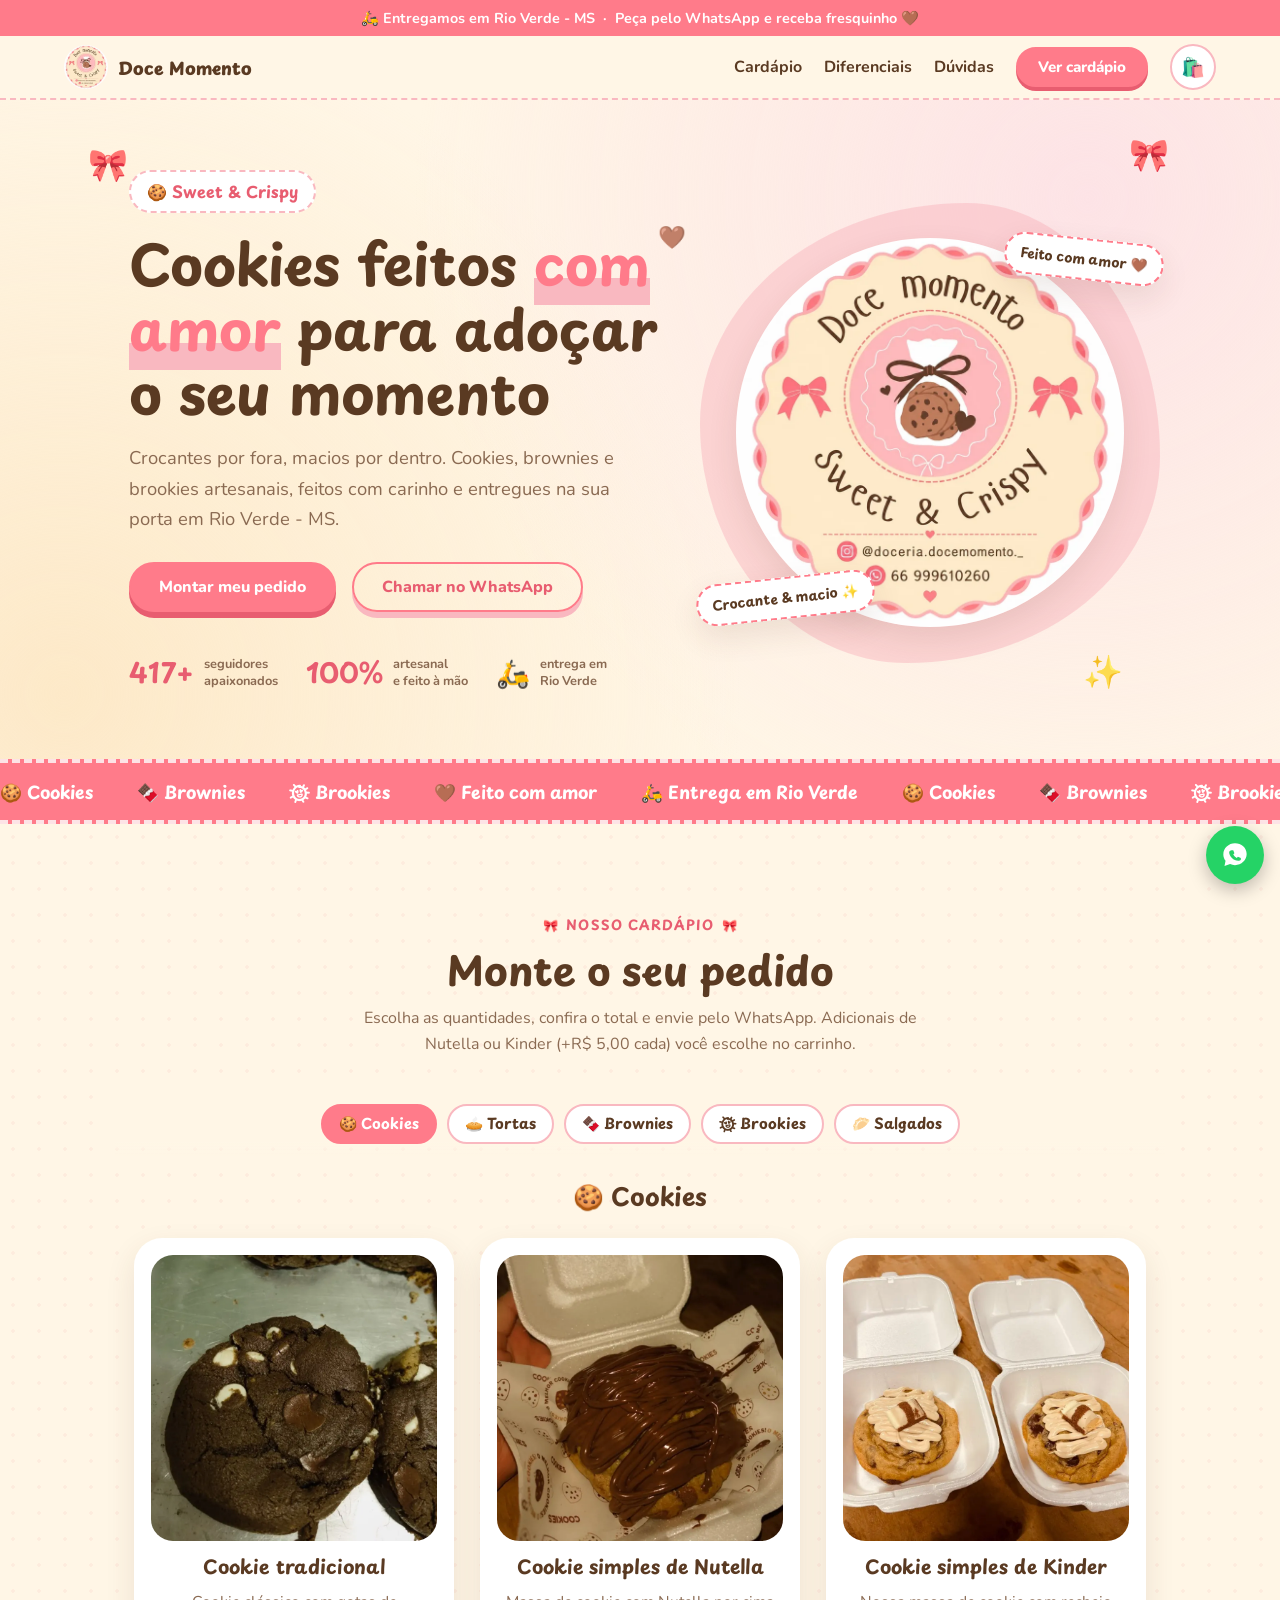
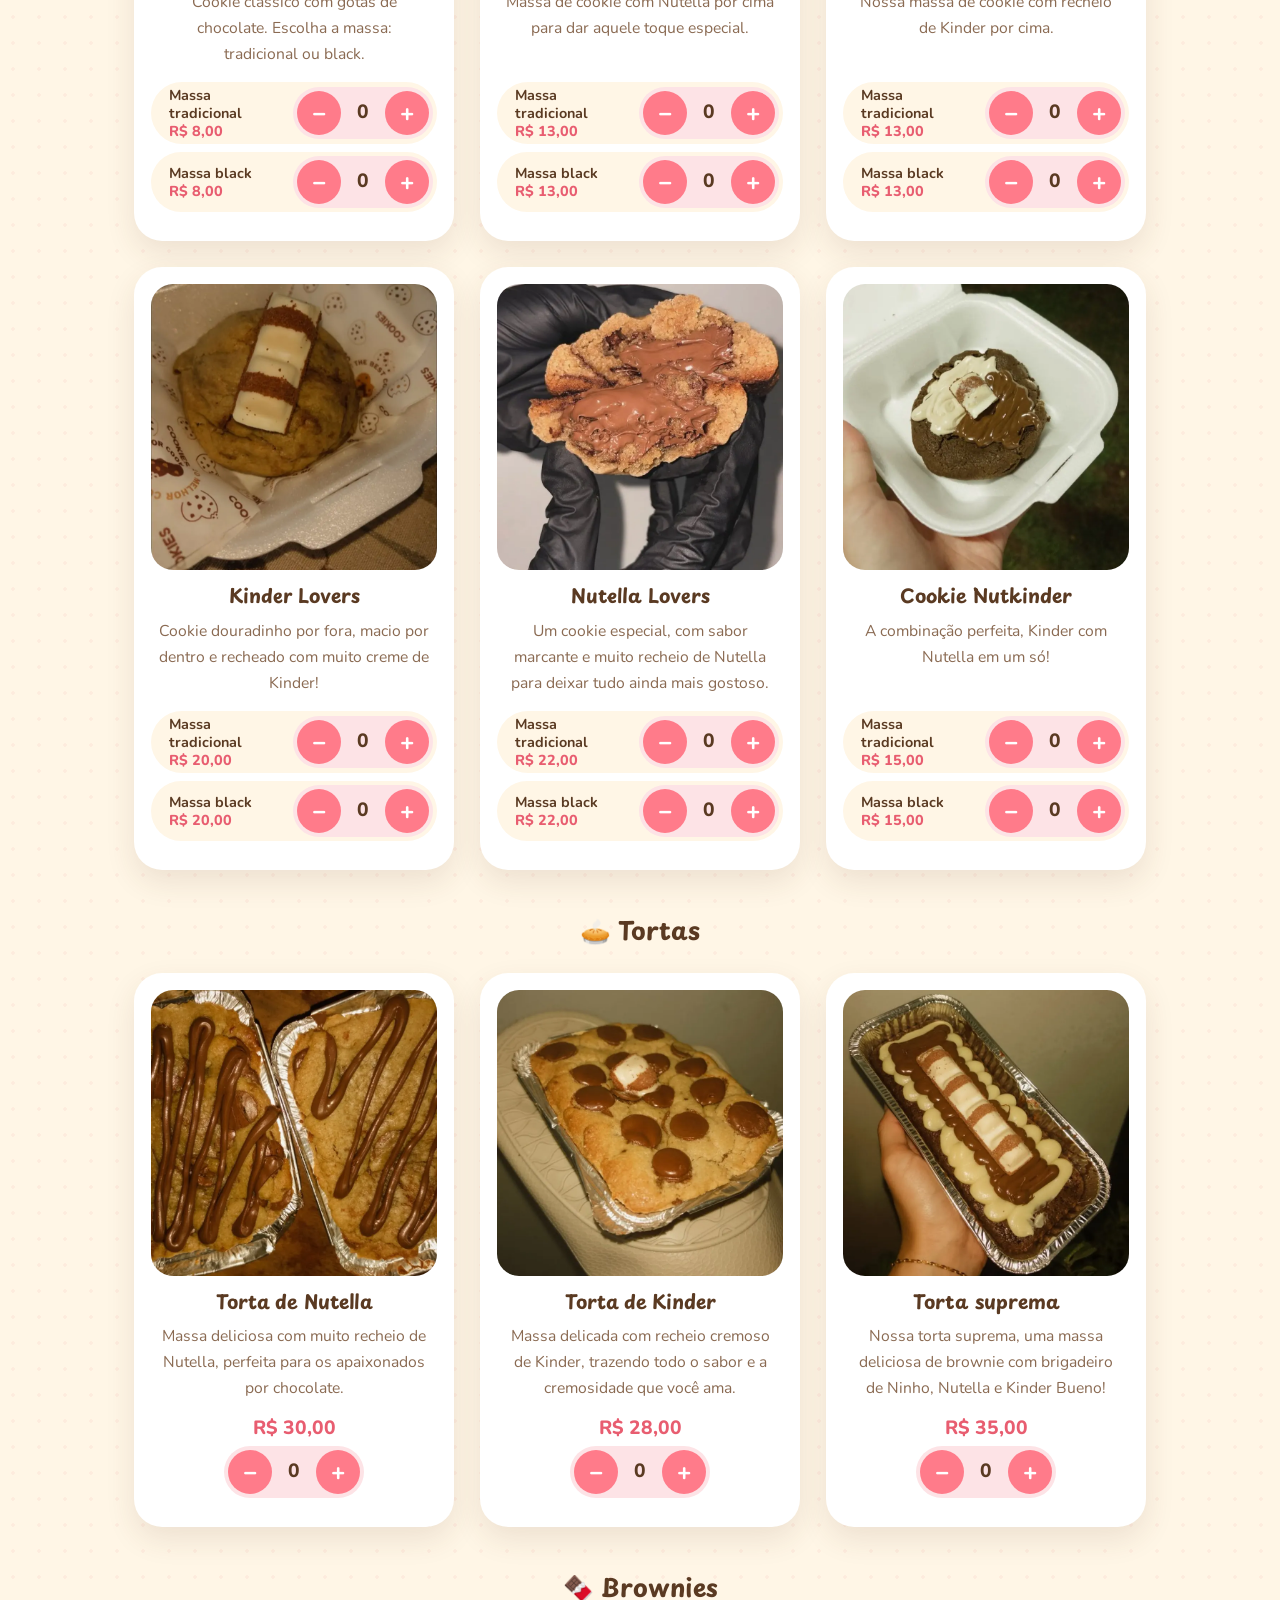
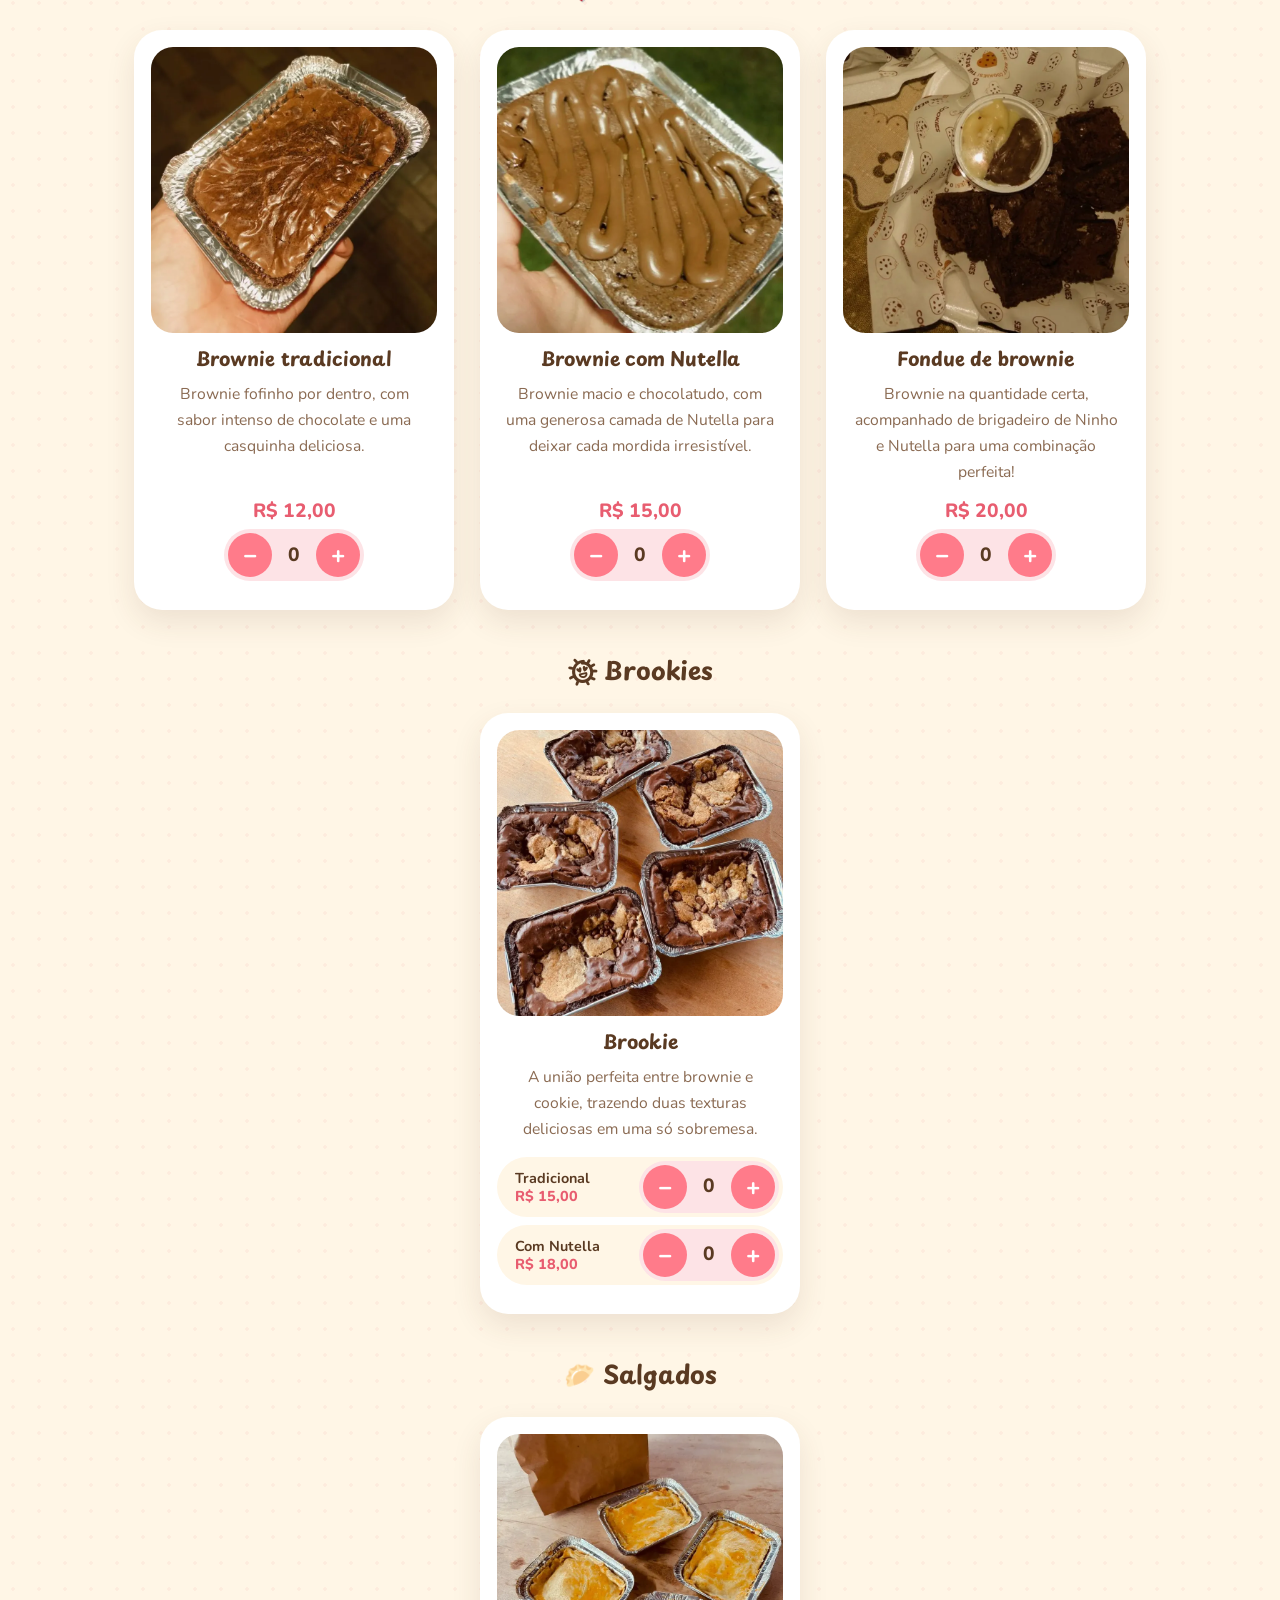
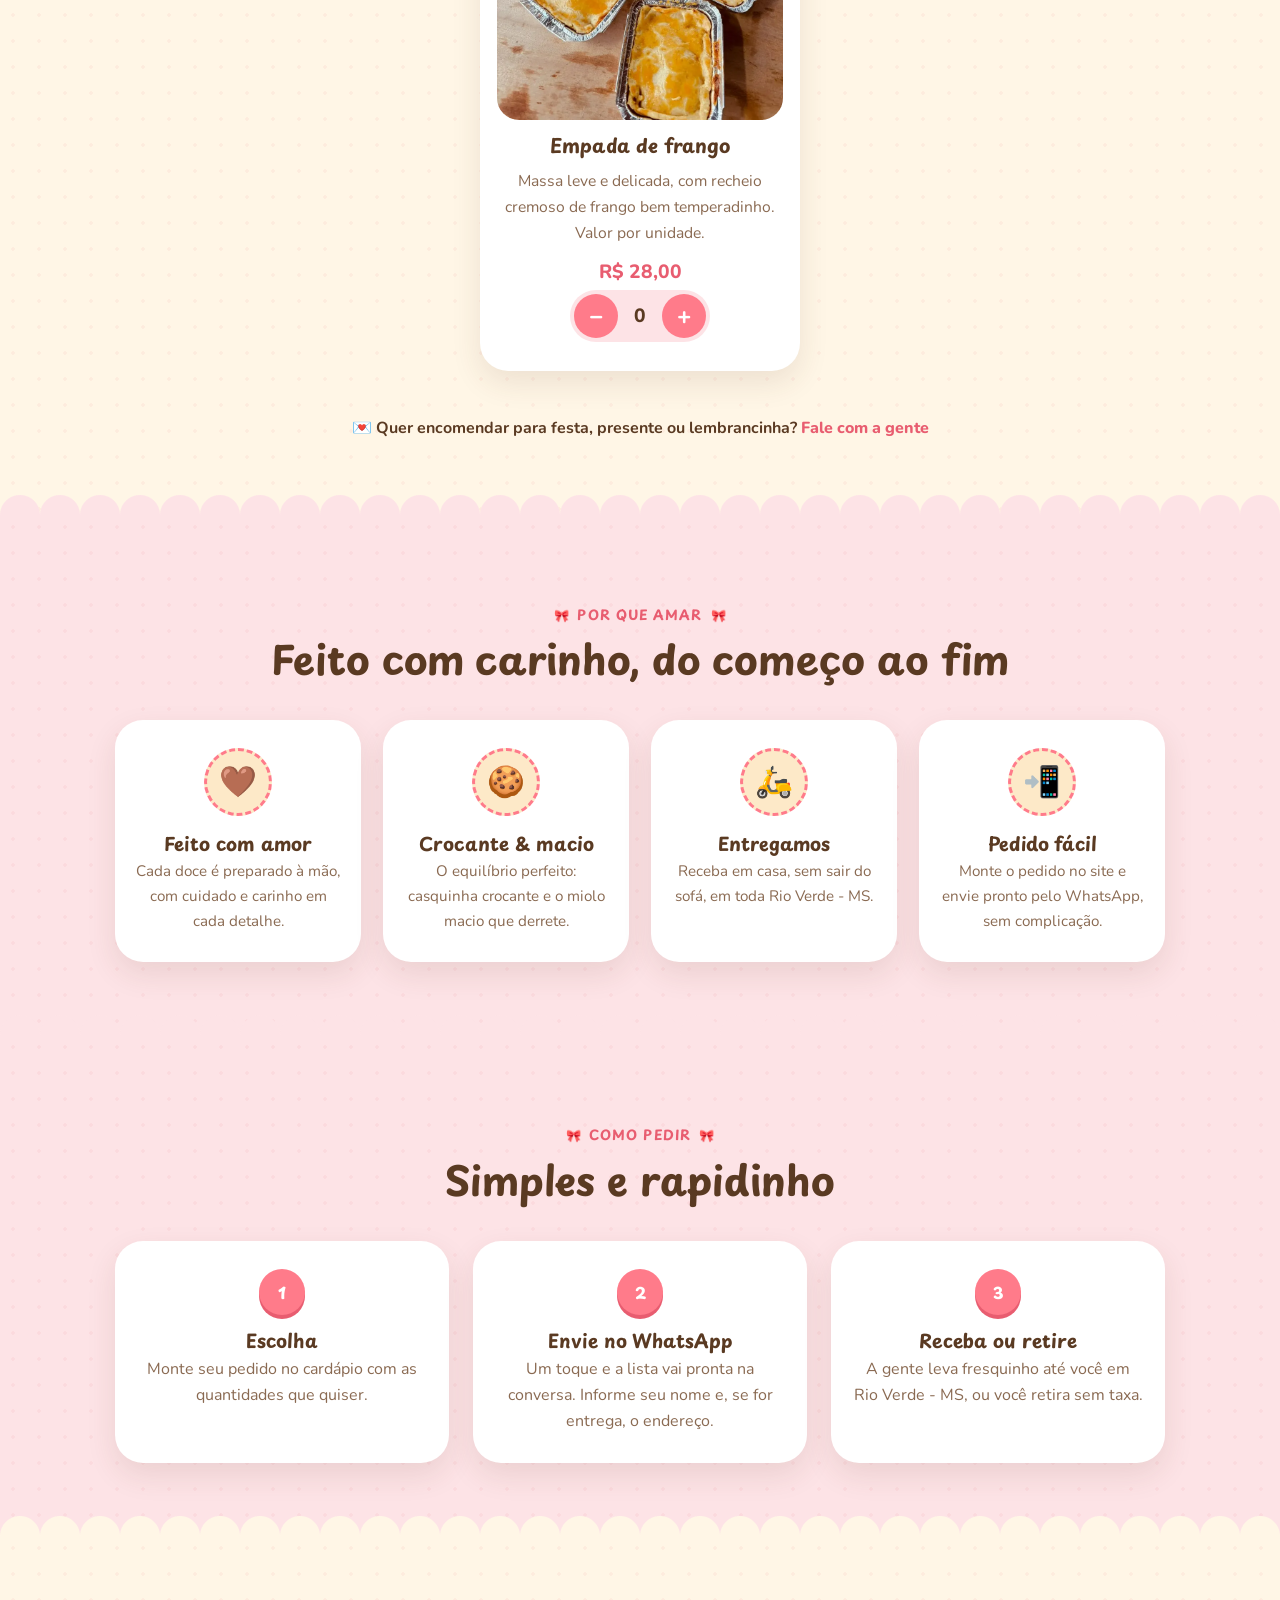
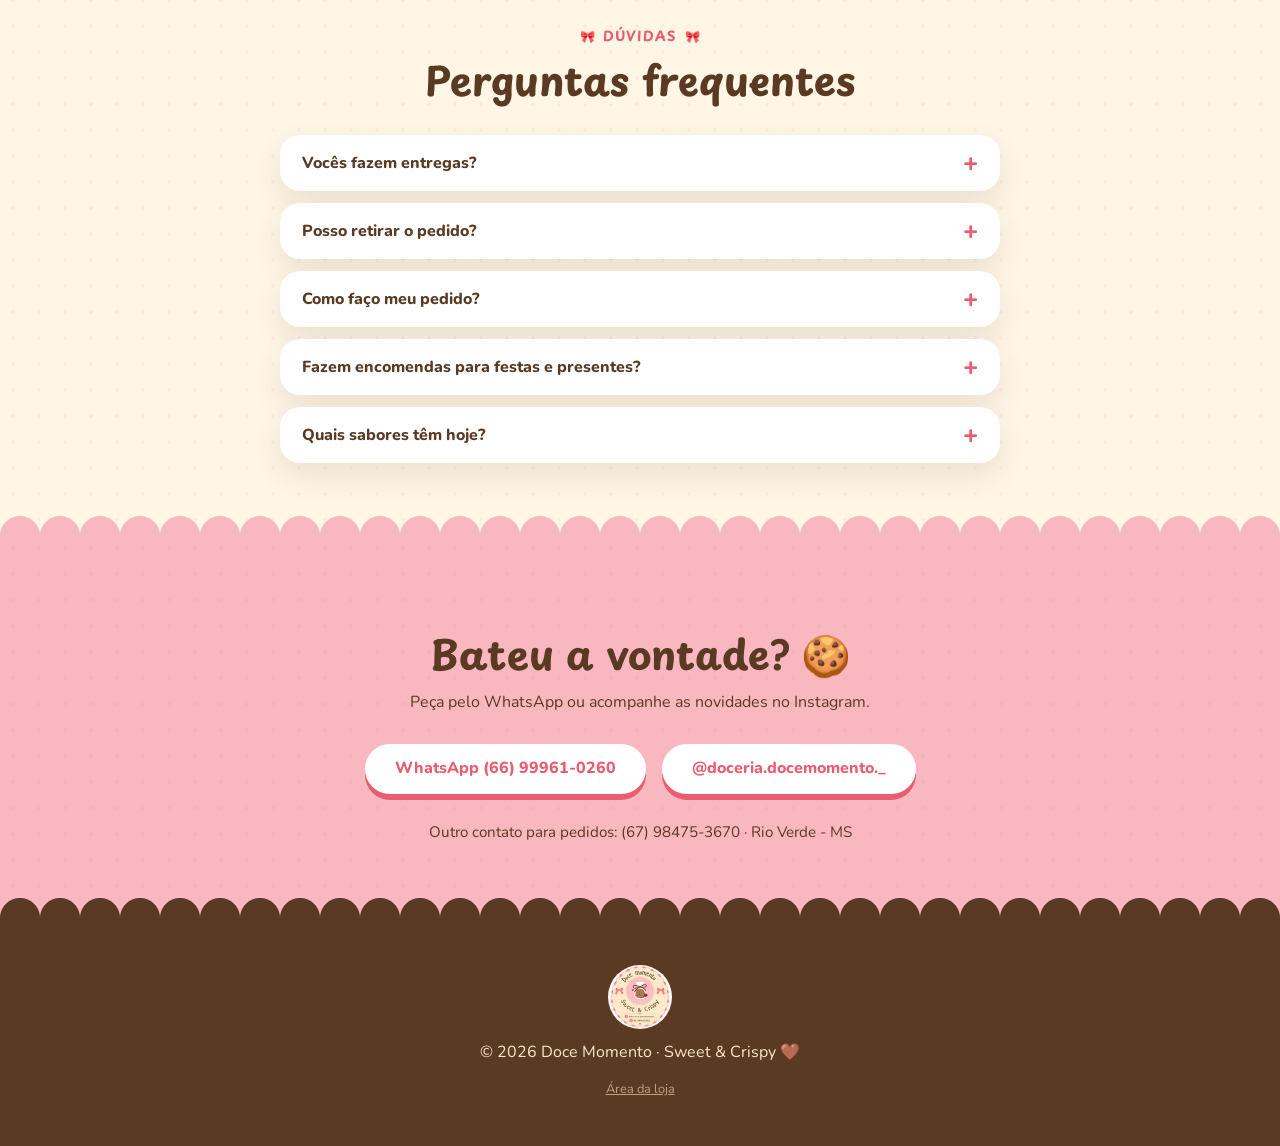
<file: index.html>
<!doctype html>
<html lang="pt-BR">
<head>
<meta charset="utf-8">
<meta name="viewport" content="width=device-width, initial-scale=1, viewport-fit=cover">
<meta name="color-scheme" content="light">
<title>Doce Momento · Cookies, Brownies & Brookies em Rio Verde - MS</title>
<meta name="description" content="Cookies feitos com amor, brownies e brookies com entrega em Rio Verde - MS. Monte seu pedido e envie pelo WhatsApp!">
<meta name="theme-color" content="#fde9c8">
<meta property="og:type" content="website">
<meta property="og:title" content="Doce Momento · Sweet &amp; Crispy">
<meta property="og:description" content="Cookies feitos com amor, brownies &amp; brookies. Entregamos em Rio Verde - MS.">
<meta property="og:url" content="https://leonardogomes0227-star.github.io/docemomento/">
<meta property="og:image" content="https://leonardogomes0227-star.github.io/docemomento/assets/logo.jpg">
<meta property="og:image:width" content="600">
<meta property="og:image:height" content="600">
<meta property="og:locale" content="pt_BR">
<meta name="twitter:card" content="summary">
<link rel="canonical" href="https://leonardogomes0227-star.github.io/docemomento/">
<link rel="icon" type="image/png" href="assets/icon-64.png">
<link rel="apple-touch-icon" href="assets/icon-180.png">
<link rel="manifest" href="manifest.webmanifest">
<link rel="preload" as="image" href="assets/logo-800.webp" type="image/webp">
<script type="application/ld+json">
{"@context":"https://schema.org","@type":"Bakery","name":"Doce Momento","description":"Cookies, brownies e brookies feitos com amor, com entrega em Rio Verde - MS.","telephone":"+55 66 99961-0260","url":"https://leonardogomes0227-star.github.io/docemomento/","image":"https://leonardogomes0227-star.github.io/docemomento/assets/logo.jpg","address":{"@type":"PostalAddress","addressLocality":"Rio Verde","addressRegion":"MS","addressCountry":"BR"},"areaServed":"Rio Verde - MS","sameAs":["https://instagram.com/doceria.docemomento._"]}
</script>
<link rel="preconnect" href="https://rrqyoqkgfgshaofgdvfd.supabase.co" crossorigin>
<link rel="preconnect" href="https://fonts.googleapis.com">
<link rel="preconnect" href="https://fonts.gstatic.com" crossorigin>
<link href="https://fonts.googleapis.com/css2?family=Nunito:wght@400;600;700;800&family=Playpen+Sans:wght@700;800&display=swap" rel="stylesheet">
<link rel="stylesheet" href="style.css">
</head>
<body>

<!-- Intro: aparece uma vez por visita (pula sozinha em 2,5 s ou ao tocar) -->
<div class="intro" id="intro" aria-hidden="true">
  <span class="float f1">🎀</span><span class="float f2">🍪</span><span class="float f3">🤎</span><span class="float f4">🎀</span>
  <div class="intro-box">
    <div class="intro-mark">
      <span class="intro-ring"></span>
      <img class="intro-logo" src="assets/logo-800.webp" alt="" width="250" height="250">
    </div>
    <h2>Doce Momento</h2>
    <p>Sweet &amp; Crispy</p>
    <small>Toque para entrar</small>
  </div>
</div>
<script>
(function () {
  document.documentElement.classList.add("js");
  var i = document.getElementById("intro");
  var fim = function () { if (!i) return; i.classList.add("out"); document.body.classList.remove("lock"); var x = i; i = null; setTimeout(function () { x.remove(); }, 700); };
  try {
    if (sessionStorage.getItem("dm-intro") || (window.matchMedia && matchMedia("(prefers-reduced-motion: reduce)").matches)) { i.remove(); i = null; return; }
    sessionStorage.setItem("dm-intro", "1");
  } catch (e) {}
  document.body.classList.add("lock");
  i.addEventListener("click", fim);
  setTimeout(fim, 2500);
})();
</script>

<div class="topbar" id="topbar">🛵 Entregamos em Rio Verde - MS &nbsp;·&nbsp; Peça pelo WhatsApp e receba fresquinho 🤎</div>

<header class="nav">
  <a class="brand" href="#topo" aria-label="Doce Momento">
    <img src="assets/logo-128.webp" alt="" width="44" height="44">
    <span>Doce Momento</span>
  </a>
  <nav>
    <a href="#cardapio">Cardápio</a>
    <a href="#diferenciais">Diferenciais</a>
    <a href="#duvidas">Dúvidas</a>
    <a class="btn btn-sm" href="#cardapio">Ver cardápio</a>
    <button class="cart-btn" id="openCart" type="button" aria-label="Abrir carrinho">🛍️<span id="badge" hidden>0</span></button>
  </nav>
</header>

<main id="topo">

  <!-- HERO -->
  <div class="hero-bg">
  <section class="hero">
    <span class="float f1" aria-hidden="true">🎀</span>
    <span class="float f2" aria-hidden="true">🤎</span>
    <span class="float f3" aria-hidden="true">🍪</span>
    <span class="float f4" aria-hidden="true">🎀</span>
    <span class="float f5" aria-hidden="true">✨</span>

    <div class="hero-text reveal">
      <p class="tag">🍪 Sweet &amp; Crispy</p>
      <h1>Cookies feitos <em>com amor</em> para adoçar o seu momento</h1>
      <p class="lead">Crocantes por fora, macios por dentro. Cookies, brownies e brookies artesanais, feitos com carinho e entregues na sua porta em Rio Verde - MS.</p>
      <div class="actions">
        <a class="btn" href="#cardapio">Montar meu pedido</a>
        <a class="btn btn-ghost" href="#" data-wa="Oi! Vim pelo site e quero fazer um pedido 🍪">Chamar no WhatsApp</a>
      </div>
      <ul class="stats">
        <li><strong>417+</strong><span>seguidores<br>apaixonados</span></li>
        <li><strong>100%</strong><span>artesanal<br>e feito à mão</span></li>
        <li><strong>🛵</strong><span>entrega em<br>Rio Verde</span></li>
      </ul>
    </div>

    <div class="hero-art reveal">
      <div class="blob"></div>
      <img src="assets/logo-800.webp" alt="Logo Doce Momento: cookies em um saquinho com laço" width="440" height="440" fetchpriority="high" decoding="async">
      <div class="sticker s1">Feito com amor 🤎</div>
      <div class="sticker s2">Crocante &amp; macio ✨</div>
    </div>
  </section>
  </div>

  <div class="marquee" aria-hidden="true">
    <div class="track">
      <span>🍪 Cookies</span><span>🍫 Brownies</span><span>😍 Brookies</span><span>🤎 Feito com amor</span><span>🛵 Entrega em Rio Verde</span>
      <span>🍪 Cookies</span><span>🍫 Brownies</span><span>😍 Brookies</span><span>🤎 Feito com amor</span><span>🛵 Entrega em Rio Verde</span>
    </div>
  </div>

  <!-- CARDÁPIO -->
  <section id="cardapio" class="section">
    <p class="eyebrow reveal">Nosso cardápio</p>
    <h2 class="reveal">Monte o seu pedido</h2>
    <p class="sub reveal">Escolha as quantidades, confira o total e envie pelo WhatsApp. Adicionais de Nutella ou Kinder (+R$ 5,00 cada) você escolhe no carrinho.</p>

    <p class="aviso-loja" id="avisoLoja" role="status" hidden></p>

    <div id="menu"></div>

    <p class="note reveal">💌 Quer encomendar para festa, presente ou lembrancinha? <a class="link" href="#" data-wa="Oi! Quero fazer uma encomenda especial 🎁">Fale com a gente</a></p>
  </section>

  <!-- DIFERENCIAIS -->
  <section id="diferenciais" class="section soft">
    <p class="eyebrow reveal">Por que amar</p>
    <h2 class="reveal">Feito com carinho, do começo ao fim</h2>
    <div class="features">
      <div class="feat reveal"><span>🤎</span><h3>Feito com amor</h3><p>Cada doce é preparado à mão, com cuidado e carinho em cada detalhe.</p></div>
      <div class="feat reveal"><span>🍪</span><h3>Crocante &amp; macio</h3><p>O equilíbrio perfeito: casquinha crocante e o miolo macio que derrete.</p></div>
      <div class="feat reveal"><span>🛵</span><h3>Entregamos</h3><p>Receba em casa, sem sair do sofá, em toda Rio Verde - MS.</p></div>
      <div class="feat reveal"><span>📲</span><h3>Pedido fácil</h3><p>Monte o pedido no site e envie pronto pelo WhatsApp, sem complicação.</p></div>
    </div>
  </section>

  <!-- COMO PEDIR -->
  <section class="section soft">
    <p class="eyebrow reveal">Como pedir</p>
    <h2 class="reveal">Simples e rapidinho</h2>
    <ol class="steps">
      <li class="reveal"><span>1</span><h3>Escolha</h3><p>Monte seu pedido no cardápio com as quantidades que quiser.</p></li>
      <li class="reveal"><span>2</span><h3>Envie no WhatsApp</h3><p>Um toque e a lista vai pronta na conversa. Informe seu nome e, se for entrega, o endereço.</p></li>
      <li class="reveal"><span>3</span><h3>Receba ou retire</h3><p>A gente leva fresquinho até você em Rio Verde - MS, ou você retira sem taxa.</p></li>
    </ol>
  </section>

  <!-- DÚVIDAS -->
  <section id="duvidas" class="section">
    <p class="eyebrow reveal">Dúvidas</p>
    <h2 class="reveal">Perguntas frequentes</h2>
    <div class="faq reveal">
      <details><summary>Vocês fazem entregas?</summary><p>Sim! Entregamos em Rio Verde - MS, com taxa de entrega de R$ 3,00. Combine o endereço e o horário pelo WhatsApp.</p></details>
      <details><summary>Posso retirar o pedido?</summary><p>Pode! Retire na Rua Porfírio Gonçalves, 441, Centro, das 18:00 às 21:30, sem taxa de entrega.</p></details>
      <details><summary>Como faço meu pedido?</summary><p>Monte o pedido aqui no site e envie pelo WhatsApp, ou chame direto no (66) 99961-0260.</p></details>
      <details><summary>Fazem encomendas para festas e presentes?</summary><p>Fazemos sim! Chame a gente no WhatsApp com a data e a quantidade que a gente combina tudo.</p></details>
      <details><summary>Quais sabores têm hoje?</summary><p>Os sabores variam. Pergunte pelo WhatsApp ou acompanhe nossos stories no Instagram.</p></details>
    </div>
  </section>

  <!-- CONTATO -->
  <section class="section contact">
    <h2 class="reveal">Bateu a vontade? 🍪</h2>
    <p class="sub reveal">Peça pelo WhatsApp ou acompanhe as novidades no Instagram.</p>
    <div class="actions center reveal">
      <a class="btn btn-white" href="#" data-wa="Oi! Vim pelo site e quero fazer um pedido 🍪">WhatsApp (66) 99961-0260</a>
      <a class="btn btn-white" href="https://instagram.com/doceria.docemomento._" target="_blank" rel="noopener">@doceria.docemomento._</a>
    </div>
    <p class="small">Outro contato para pedidos: (67) 98475-3670 · Rio Verde - MS</p>
  </section>
</main>

<footer>
  <img src="assets/logo-128.webp" alt="" width="64" height="64" loading="lazy">
  <p>© <span id="ano"></span> Doce Momento · Sweet &amp; Crispy 🤎</p>
  <a class="adm" href="admin.html">Área da loja</a>
</footer>

<!-- Barra do pedido -->
<div class="cart" id="cart" hidden>
  <div><strong id="cartCount">0</strong> item(ns) · <strong id="cartTotal"></strong><small id="cartSub"></small></div>
  <button class="btn btn-sm btn-white" id="barOpen" type="button">Ver carrinho</button>
</div>

<a class="wa-float" href="#" data-wa="Oi! Vim pelo site e quero fazer um pedido 🍪" aria-label="Pedir pelo WhatsApp">
  <svg viewBox="0 0 24 24" width="28" height="28" fill="#fff" aria-hidden="true"><path d="M12 2C6.500 2 2 6.200 2 11.500c0 2 .7 3.900 1.900 5.400L3 21.500l4.800-1.700c1.300.6 2.700.9 4.200.9 5.500 0 10-4.200 10-9.500S17.500 2 12 2zm-3 6h1.500l1 2.500-1 1c.7 1.300 1.700 2.300 3 3l1-1 2.500 1V16c-.5.600-1.300 1-2.200 1C10.800 17 7 13.200 7 9.700 7 9 8 8 9 8z"/></svg>
</a>

<div class="overlay" id="overlay" hidden></div>
<aside class="drawer" id="drawer" role="dialog" aria-modal="true" aria-labelledby="dTitle" hidden>
  <header>
    <h3 id="dTitle">🛍️ Seu carrinho</h3>
    <button type="button" id="closeCart" aria-label="Fechar carrinho">✕</button>
  </header>
  <div class="dbody">
    <p class="empty" id="empty">Seu carrinho está vazio. Escolha seus doces no cardápio!</p>
    <ul id="lines"></ul>
    <button type="button" class="link-btn" id="clear" hidden>Esvaziar carrinho</button>

    <fieldset class="tipo" id="tipo">
      <legend>Como você prefere receber?</legend>
      <label><input type="radio" name="tipo" value="entrega" checked><span>🛵 Entrega<small>+ R$ 3,00</small></span></label>
      <label><input type="radio" name="tipo" value="retirada"><span>🏪 Retirada<small>sem taxa</small></span></label>
    </fieldset>

    <label for="nome">Seu nome</label>
    <input id="nome" type="text" autocomplete="name" placeholder="Como podemos te chamar?">
    <div id="endWrap">
      <label for="end">Endereço de entrega</label>
      <input id="end" type="text" autocomplete="street-address" placeholder="Rua, número, bairro">
    </div>
    <p class="small" id="retNote" hidden>Combinamos o local e o horário da retirada pelo WhatsApp.</p>
    <label for="obs">Observações ou adicionais</label>
    <textarea id="obs" rows="3" placeholder="Escreva aqui observações ou adicionais para o seu pedido."></textarea>
  </div>
  <footer>
    <dl class="sum" id="sum">
      <div><dt>Subtotal</dt><dd id="sub"></dd></div>
      <div><dt id="taxaLabel">Taxa de entrega</dt><dd id="taxa"></dd></div>
      <div class="tot"><dt>Total</dt><dd id="tot"></dd></div>
    </dl>
    <p class="small" id="consulta" hidden>Itens "a consultar" ficam fora do total. Confirmamos o valor no WhatsApp.</p>
    <p class="hint" id="hint" hidden></p>
    <p class="hint" id="fechadoNota" hidden>A loja está fechada. Você pode ver o cardápio, mas não dá para enviar pedidos agora.</p>
    <a class="btn" id="send" href="#" target="_blank" rel="noopener">Enviar pedido no WhatsApp</a>
  </footer>
</aside>

<script src="supabase-config.js"></script>
<script src="catalogo.js"></script>
<script src="dados.js"></script>
<script src="script.js"></script>
</body>
</html>
</file>
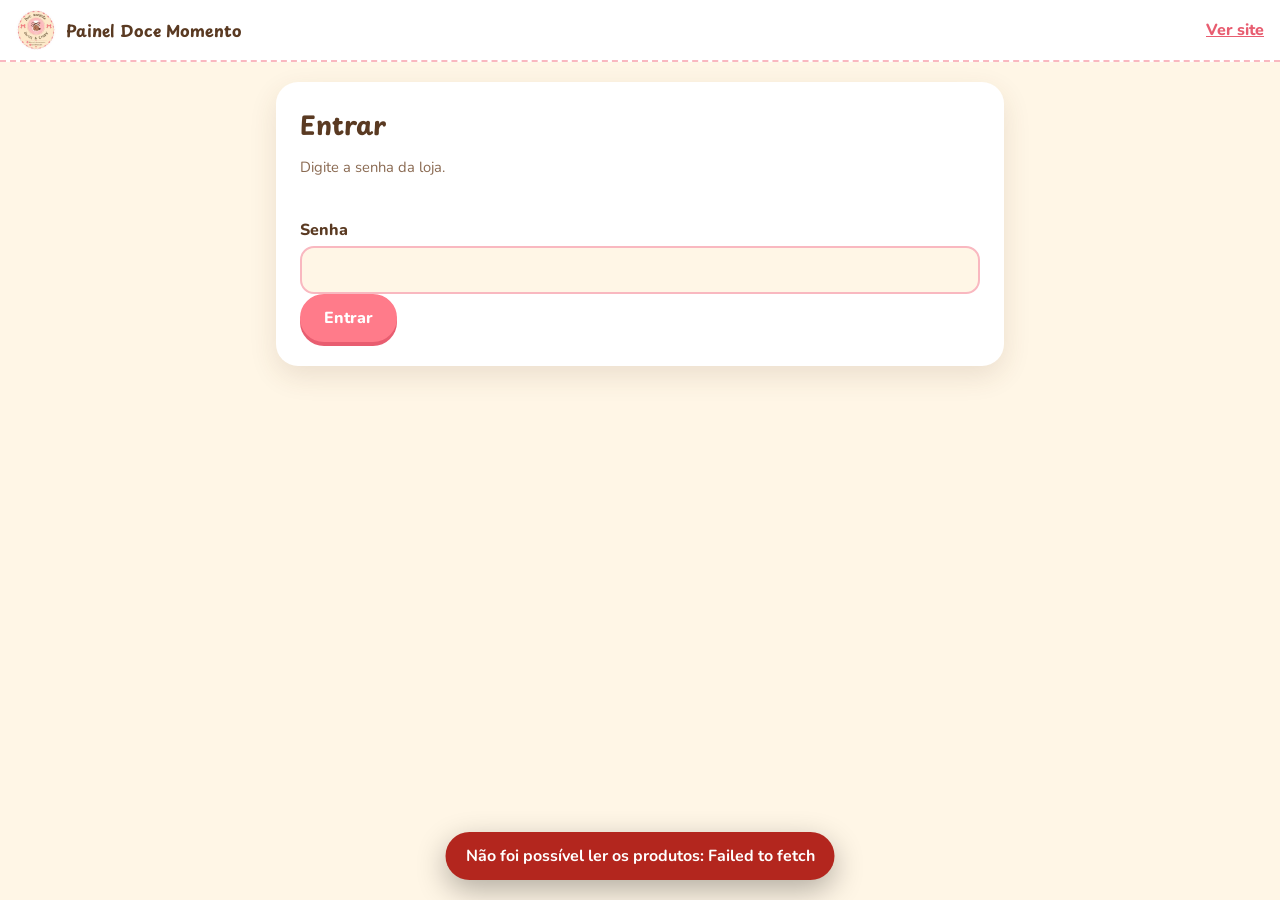
<file: admin.html>
<!doctype html>
<html lang="pt-BR">
<head>
<meta charset="utf-8">
<meta name="viewport" content="width=device-width, initial-scale=1">
<meta name="robots" content="noindex, nofollow">
<title>Painel · Doce Momento</title>
<link rel="icon" type="image/png" href="assets/icon-64.png">
<link rel="apple-touch-icon" href="assets/icon-180.png">
<meta name="theme-color" content="#fde9c8">
<link rel="preconnect" href="https://fonts.googleapis.com">
<link rel="preconnect" href="https://fonts.gstatic.com" crossorigin>
<link href="https://fonts.googleapis.com/css2?family=Nunito:wght@400;600;700;800&family=Playpen+Sans:wght@700;800&display=swap" rel="stylesheet">
<link rel="stylesheet" href="admin.css">
</head>
<body>
<header class="top">
  <img src="assets/logo-128.webp" alt="" width="40" height="40">
  <strong>Painel Doce Momento</strong>
  <span class="spacer"></span>
  <a href="index.html" class="link">Ver site</a>
  <button type="button" id="sair" class="ghost" hidden>Sair</button>
</header>
<p class="banner" id="demo" hidden>Modo demonstração: o que você mudar aqui fica só neste navegador e não vai para o site dos clientes.</p>

<main>
  <section id="semConfig" class="box" hidden>
    <h1>Painel ainda não conectado</h1>
    <p>Falta ligar o Supabase. O passo a passo está no arquivo <b>SETUP-SUPABASE.md</b>.</p>
    <p>Para só experimentar o painel, abra <a class="link" href="admin.html?demo">admin.html?demo</a>.</p>
  </section>

  <section id="login" class="box" hidden>
    <h1>Entrar</h1>
    <p class="dica">Digite a senha da loja.</p>
    <form id="formLogin">
      <label for="senha">Senha</label>
      <input id="senha" type="password" autocomplete="current-password" required>
      <p class="erro" id="erroLogin" hidden></p>
      <button class="btn" type="submit" id="entrar">Entrar</button>
    </form>
  </section>

  <section id="painel" hidden>
    <div class="box" id="loja">
      <h2 id="lojaEstado">Loja aberta</h2>
      <label for="aviso">Aviso para os clientes (opcional)</label>
      <input id="aviso" type="text" maxlength="120" placeholder="Ex.: Voltamos amanhã às 18h">
      <div class="linha">
        <button type="button" class="btn" id="lojaBtn">Fechar a loja</button>
        <button type="button" class="ghost" id="lojaAviso" hidden>Atualizar aviso</button>
      </div>
    </div>
    <div class="bar">
      <h1>Produtos</h1>
      <button type="button" id="novo" class="btn">＋ Novo produto</button>
    </div>
    <p class="dica">Toque em <b>⭐ Destaque</b> para o produto aparecer no topo do site. Use <b>Novo produto</b> para cadastrar.</p>
    <div class="box" id="vazio" hidden>
      <p>Ainda não há produtos salvos no banco. Importe o cardápio atual para começar a editar.</p>
      <button type="button" class="btn" id="importar">Importar cardápio atual</button>
    </div>
    <ul id="lista"></ul>
  </section>
</main>

<dialog id="dlg" aria-labelledby="dlgTitulo">
  <form id="formProd">
    <h2 id="dlgTitulo">Novo produto</h2>

    <label for="fNome">Nome do produto</label>
    <input id="fNome" type="text" required maxlength="60" placeholder="Ex.: Cookie de Ninho">

    <label for="fCat">Categoria</label>
    <input id="fCat" type="text" list="cats" required maxlength="40" placeholder="Escolha ou escreva uma nova">
    <datalist id="cats"></datalist>

    <label for="fDesc">Descrição</label>
    <textarea id="fDesc" rows="3" maxlength="300" placeholder="Conte como é o produto"></textarea>

    <div class="foto">
      <img id="fPreview" alt="" hidden>
      <div>
        <label for="fFoto">Foto</label>
        <input id="fFoto" type="file" accept="image/*">
        <button type="button" class="ghost" id="fSemFoto" hidden>Remover foto</button>
      </div>
    </div>

    <div id="precoSimples">
      <label for="fPreco">Preço (R$)</label>
      <input id="fPreco" type="text" inputmode="decimal" placeholder="Ex.: 15,00">
      <button type="button" class="ghost" id="maisOp">＋ Mais opções (ex.: massa black, com Nutella)</button>
    </div>
    <fieldset id="opsBox" hidden>
      <legend>Opções e preços</legend>
      <p class="dica">Uma linha para cada opção. Deixe o preço vazio para mostrar "consulte".</p>
      <div id="ops"></div>
      <div class="linha">
        <button type="button" class="ghost" id="addOp">＋ Adicionar opção</button>
        <button type="button" class="ghost" id="addMassa">Massa tradicional / black</button>
      </div>
    </fieldset>

    <div class="flags">
      <label><input type="checkbox" id="fDestaque"> ⭐ Colocar em destaque no site</label>
    </div>

    <p class="erro" id="erroForm" hidden></p>
    <div class="linha fim">
      <button type="button" class="ghost" id="cancelar">Cancelar</button>
      <button type="submit" class="btn" id="salvar">Salvar produto</button>
    </div>
  </form>
</dialog>

<div class="toast" id="toast" role="status" aria-live="polite" hidden></div>

<script src="supabase-config.js"></script>
<script src="catalogo.js"></script>
<script src="dados.js"></script>
<script src="admin.js"></script>
</body>
</html>
</file>
<file: style.css>
:root {
  --cream: #fde9c8;
  --cream-soft: #fff6e6;
  --pink: #f9b8c0;
  --pink-soft: #fde3e6;
  --rose: #ff7b8a;
  --rose-dark: #e85d70;
  --brown: #5a3a22;
  --brown-soft: #8a6a52;
  --radius: 28px;
  --shadow: 0 12px 30px rgba(90, 58, 34, .11);
  --navh: 64px;
  --safe-b: env(safe-area-inset-bottom, 0px);
  color-scheme: light;
}

[hidden] { display: none !important; }
* { box-sizing: border-box; margin: 0; padding: 0; -webkit-tap-highlight-color: transparent; }
html { scroll-behavior: smooth; scroll-padding-top: 80px; -webkit-text-size-adjust: 100%; }
body { font-family: "Nunito", system-ui, sans-serif; font-size: 1rem; color: var(--brown); background: var(--cream-soft); line-height: 1.65; overflow-x: hidden; }
body.has-cart { padding-bottom: 90px; }
body.lock { overflow: hidden; }
img { max-width: 100%; height: auto; display: block; }
a { color: inherit; text-decoration: none; }
button { touch-action: manipulation; }
h1, h2, h3, .brand span, .tag, .eyebrow, .sticker, .badge, .stats strong, .chips a { font-family: "Playpen Sans", "Nunito", sans-serif; }
:focus-visible { outline: 3px solid var(--brown); outline-offset: 2px; }

/* ---------- barra e menu ---------- */
.topbar { background: var(--rose); color: #fff; text-align: center; font-weight: 700; font-size: .9rem; padding: 8px 5vw; line-height: 1.4; }
.nav {
  position: sticky; top: 0; z-index: 10; height: var(--navh); display: flex; align-items: center; justify-content: space-between;
  padding: 0 5vw; background: rgba(255, 246, 230, .94); backdrop-filter: blur(10px); -webkit-backdrop-filter: blur(10px); border-bottom: 2px dashed var(--pink);
}
.brand { display: flex; align-items: center; gap: 10px; font-weight: 800; font-size: 1.1rem; white-space: nowrap; }
.brand img { border-radius: 50%; }
.nav nav { display: flex; align-items: center; gap: 22px; font-weight: 700; }
.nav nav a:not(.btn):hover { color: var(--rose-dark); }

/* ---------- botões ---------- */
.btn {
  display: inline-flex; align-items: center; justify-content: center; min-height: 50px; background: var(--rose); color: #fff; font: inherit; font-weight: 800; padding: 0 28px;
  border-radius: 999px; border: 2px solid var(--rose); box-shadow: 0 6px 0 var(--rose-dark);
  transition: transform .15s, box-shadow .15s; cursor: pointer; text-align: center;
}
.btn:active { transform: translateY(3px); box-shadow: 0 3px 0 var(--rose-dark); }
.btn-sm { min-height: 40px; padding: 0 20px; font-size: .95rem; box-shadow: 0 4px 0 var(--rose-dark); }
.btn-ghost { background: transparent; color: var(--rose-dark); box-shadow: 0 6px 0 var(--pink); }
.btn-ghost:active { box-shadow: 0 3px 0 var(--pink); }
.btn-white { background: #fff; color: var(--rose-dark); border-color: #fff; box-shadow: 0 6px 0 var(--rose-dark); }
.btn-white.btn-sm { box-shadow: 0 4px 0 rgba(0,0,0,.22); }
@media (hover: hover) {
  .btn:hover { transform: translateY(3px); box-shadow: 0 3px 0 var(--rose-dark); }
  .btn-ghost:hover { box-shadow: 0 3px 0 var(--pink); }
  .btn-white.btn-sm:hover { box-shadow: 0 1px 0 rgba(0,0,0,.22); }
}

/* ---------- intro ---------- */
.intro { display: none; }
.js .intro {
  display: grid; position: fixed; inset: 0; z-index: 100; place-items: center; text-align: center; padding: 24px; cursor: pointer; overflow: hidden;
  background: radial-gradient(circle at 50% 38%, #fff6e6 0%, var(--cream) 62%, var(--pink) 130%);
  transition: opacity .6s ease, visibility .6s ease;
}
.intro.out { opacity: 0; visibility: hidden; }
.intro-box { position: relative; display: grid; justify-items: center; gap: 10px; width: min(86vw, 360px); }
.intro-mark { position: relative; display: grid; place-items: center; width: min(78vw, 330px); aspect-ratio: 1; margin-bottom: 4px; }
.intro-ring { position: absolute; inset: 0; border: 3px dashed var(--rose); border-radius: 50%; animation: spin 18s linear infinite; opacity: .55; }
.intro-logo { position: relative; width: 76%; border-radius: 50%; box-shadow: 0 18px 40px rgba(90, 58, 34, .2); animation: pop .9s cubic-bezier(.2, 1.4, .4, 1) both; }
.intro h2 { margin: 0; font-size: clamp(1.7rem, 7vw, 2.3rem); animation: rise .8s .45s both; }
.intro p { color: var(--brown-soft); font-weight: 700; animation: rise .8s .75s both; }
.intro small { color: var(--rose-dark); font-weight: 800; letter-spacing: .06em; text-transform: uppercase; font-size: .75rem; animation: rise .8s 1.1s both, blink 1.6s 1.9s ease-in-out infinite; }
.intro .float { animation: bob 4s ease-in-out infinite, rise .8s .3s both; }
.intro .f1 { top: 12%; left: 10%; } .intro .f2 { top: 20%; right: 12%; } .intro .f3 { bottom: 16%; left: 14%; } .intro .f4 { bottom: 12%; right: 10%; top: auto; }
@keyframes pop { from { transform: scale(.4) rotate(-14deg); opacity: 0; } }
@keyframes rise { from { transform: translateY(14px); opacity: 0; } }
@keyframes spin { to { transform: rotate(360deg); } }
@keyframes blink { 50% { opacity: .35; } }

/* ---------- hero ---------- */
.hero-bg { position: relative; overflow: hidden; background: radial-gradient(circle at 85% 15%, var(--pink-soft), transparent 55%), radial-gradient(circle at 5% 90%, var(--cream), transparent 50%), var(--cream-soft); }
.hero {
  position: relative; display: grid; grid-template-columns: 1.1fr .9fr; align-items: center; gap: 40px;
  max-width: 1150px; margin: 0 auto; padding: 70px 5vw 64px;
}
.float { position: absolute; font-size: 2rem; opacity: .85; animation: bob 4s ease-in-out infinite; pointer-events: none; }
.f1 { top: 40px; left: 2%; } .f2 { top: 120px; right: 46%; animation-delay: -1s; font-size: 1.4rem; }
.f3 { bottom: 40px; left: 6%; animation-delay: -2s; } .f4 { top: 30px; right: 4%; animation-delay: -.5s; }
.f5 { bottom: 60px; right: 8%; animation-delay: -3s; }
.hero .f3 { display: none; }
@keyframes bob { 50% { transform: translateY(-14px) rotate(8deg); } }

.tag { display: inline-block; background: #fff; color: var(--rose-dark); padding: 6px 16px; border-radius: 999px; font-weight: 700; margin-bottom: 18px; border: 2px dashed var(--pink); }
h1 { font-size: clamp(2.1rem, 5.2vw, 3.5rem); line-height: 1.16; margin-bottom: 18px; text-wrap: balance; }
h1 em { color: var(--rose); font-style: normal; background: linear-gradient(transparent 68%, var(--pink) 68%); }
.lead { font-size: 1.15rem; color: var(--brown-soft); max-width: 520px; margin-bottom: 28px; }
.actions { display: flex; flex-wrap: wrap; gap: 16px; }
.actions.center { justify-content: center; }
.stats { display: flex; gap: 28px; list-style: none; margin-top: 38px; }
.stats li { display: flex; align-items: center; gap: 10px; }
.stats strong { font-size: 1.7rem; color: var(--rose-dark); }
.stats span { font-size: .8rem; line-height: 1.3; font-weight: 700; color: var(--brown-soft); }

.hero-art { position: relative; display: grid; place-items: center; }
.blob { position: absolute; width: 104%; aspect-ratio: 1; background: var(--pink); border-radius: 58% 42% 55% 45% / 48% 55% 45% 52%; animation: morph 9s ease-in-out infinite; opacity: .5; }
@keyframes morph { 50% { border-radius: 42% 58% 45% 55% / 55% 45% 55% 45%; transform: rotate(6deg); } }
.hero-art img { position: relative; width: min(88%, 420px); border-radius: 50%; box-shadow: var(--shadow); animation: float 5s ease-in-out infinite; }
@keyframes float { 50% { transform: translateY(-10px) rotate(1.5deg); } }
.sticker { position: absolute; background: #fff; color: var(--brown); font-weight: 700; font-size: .85rem; padding: 8px 14px; border-radius: 999px; box-shadow: var(--shadow); border: 2px dashed var(--rose); }
.s1 { top: 0; right: -3%; transform: rotate(6deg); } .s2 { bottom: 2%; left: -3%; transform: rotate(-6deg); }

/* ---------- faixa ---------- */
.marquee { position: relative; z-index: 1; background: var(--rose); color: #fff; overflow: hidden; padding: 14px 0; border-block: 4px dashed var(--pink-soft); }
.track { display: flex; gap: 44px; width: max-content; animation: scroll 28s linear infinite; font-family: "Playpen Sans", sans-serif; font-weight: 700; font-size: 1.1rem; }
.track span { white-space: nowrap; }
@keyframes scroll { to { transform: translateX(-50%); } }

/* ---------- seções (borda ondulada no topo) ---------- */
.section {
  --sec: var(--cream-soft);
  position: relative; z-index: 0; padding: 88px 5vw 72px; text-align: center;
  background-color: var(--sec); background-image: radial-gradient(circle, rgba(232, 93, 112, .07) 1.5px, transparent 2px); background-size: 26px 26px;
}
.section::before, footer::before {
  content: ""; position: absolute; left: 0; right: 0; top: -19px; height: 20px; pointer-events: none;
  background: radial-gradient(circle at 20px 20px, var(--sec) 19.5px, transparent 20.5px) 0 0 / 40px 20px repeat-x;
}
.section.soft { --sec: var(--pink-soft); }
.section > * { max-width: 1050px; margin-left: auto; margin-right: auto; }
.eyebrow { display: inline-block; color: var(--rose-dark); font-weight: 700; letter-spacing: .08em; text-transform: uppercase; font-size: .85rem; }
.eyebrow::before, .eyebrow::after { content: "🎀"; margin: 0 8px; font-size: .9em; letter-spacing: 0; }
h2 { font-size: clamp(1.7rem, 4.5vw, 2.5rem); margin: 6px auto 10px; line-height: 1.25; text-wrap: balance; }
.sub { color: var(--brown-soft); max-width: 560px; margin-bottom: 36px; }

/* ---------- cardápio ---------- */
.chips {
  position: sticky; top: var(--navh); z-index: 9; display: flex; justify-content: center; gap: 10px; overflow-x: auto; scrollbar-width: none;
  padding: 10px 0 12px; margin-bottom: 8px; background: linear-gradient(var(--cream-soft) 78%, transparent);
}
.chips::-webkit-scrollbar { display: none; }
.chips a { flex: none; min-height: 40px; display: inline-flex; align-items: center; padding: 0 16px; background: #fff; color: var(--brown); border: 2px solid var(--pink); border-radius: 999px; font-weight: 700; font-size: .92rem; transition: background .2s, color .2s; }
.chips a.on { background: var(--rose); border-color: var(--rose); color: #fff; }
.cards { display: flex; flex-wrap: wrap; justify-content: center; gap: 26px; }
.group { margin: 40px auto 22px; font-size: 1.55rem; scroll-margin-top: calc(var(--navh) + 70px); }
.chips + .group { margin-top: 20px; }
.card {
  flex: 0 1 320px; width: 100%; min-width: 0; position: relative; background: #fff; border-radius: var(--radius); padding: 14px 14px 26px; border: 3px solid transparent;
  box-shadow: var(--shadow); display: flex; flex-direction: column; align-items: center; gap: 10px; transition: transform .25s, border-color .25s, box-shadow .25s;
}
@media (hover: hover) { .card:hover { transform: translateY(-6px); } .card:hover .photo { transform: scale(1.03); } }
.card.selected { border-color: var(--rose); box-shadow: 0 14px 34px rgba(255, 123, 138, .28); }
.card h3 { font-size: 1.2rem; line-height: 1.3; }
.card h3, .card p { padding-inline: 8px; }
.card p { color: var(--brown-soft); flex: 1; font-size: .98rem; }
.badges { position: absolute; top: 24px; left: 24px; z-index: 1; display: flex; gap: 6px; flex-wrap: wrap; }
.badge { background: var(--rose); color: #fff; font-size: .78rem; font-weight: 700; padding: 3px 12px; border-radius: 999px; box-shadow: 0 3px 0 var(--rose-dark); }
.photo { width: 100%; aspect-ratio: 1; object-fit: cover; border-radius: 22px; margin-bottom: 4px; transition: transform .4s; background: var(--pink-soft); }
.photo.art { display: grid; place-items: center; font-size: 4.5rem; }
.card.esgotado { opacity: .65; }
.card.esgotado .photo { filter: grayscale(1); }
.soldout { font-weight: 800; color: var(--brown-soft); padding: 12px 0; }

.variants { display: grid; gap: 8px; width: 100%; margin-top: 4px; }
.variant { display: flex; align-items: center; justify-content: space-between; gap: 10px; background: var(--cream-soft); border-radius: 999px; padding: 4px 4px 4px 18px; }
.variants.single .variant { justify-content: center; flex-direction: column; background: none; padding: 0; gap: 6px; }
.vlabel { display: flex; flex-direction: column; font-size: .9rem; font-weight: 700; text-align: left; line-height: 1.25; }
.vlabel b { color: var(--rose-dark); font-weight: 800; }
.variants.single .vlabel { font-size: 1.2rem; text-align: center; }
.qty { display: flex; align-items: center; gap: 2px; background: var(--pink-soft); border-radius: 999px; padding: 4px; }
.qty button { width: 44px; height: 44px; border-radius: 50%; border: 0; background: var(--rose); color: #fff; font: inherit; font-size: 1.5rem; font-weight: 800; line-height: 1; cursor: pointer; transition: transform .1s; }
.qty button:active { transform: scale(.88); }
.qty output { min-width: 40px; text-align: center; font-weight: 800; font-size: 1.2rem; }
.note { margin-top: 44px; font-weight: 700; }
.link { color: var(--rose-dark); font-weight: 800; }
.link:hover { text-decoration: underline; }

/* ---------- diferenciais, passos, dúvidas ---------- */
.features { display: grid; grid-template-columns: repeat(auto-fit, minmax(220px, 1fr)); gap: 22px; margin-top: 36px; }
.feat { background: #fff; border-radius: var(--radius); padding: 28px 20px; box-shadow: var(--shadow); }
.feat > span { display: grid; place-items: center; width: 68px; height: 68px; margin: 0 auto 12px; font-size: 1.9rem; background: var(--cream); border-radius: 50%; border: 3px dashed var(--rose); }
.feat p { color: var(--brown-soft); font-size: .95rem; }
.steps { list-style: none; display: grid; grid-template-columns: repeat(auto-fit, minmax(230px, 1fr)); gap: 24px; margin-top: 36px; }
.steps li { background: #fff; border-radius: var(--radius); padding: 28px 22px; box-shadow: var(--shadow); }
.steps li > span { display: grid; place-items: center; width: 46px; height: 46px; margin: 0 auto 10px; background: var(--rose); color: #fff; border-radius: 50%; font-weight: 800; font-family: "Playpen Sans", sans-serif; box-shadow: 0 4px 0 var(--rose-dark); }
.steps p { color: var(--brown-soft); }
.faq { text-align: left; max-width: 720px !important; margin-top: 30px; display: grid; gap: 12px; }
.faq details { background: #fff; border-radius: 20px; padding: 0 22px; box-shadow: var(--shadow); }
.faq summary { min-height: 56px; font-weight: 800; cursor: pointer; list-style: none; display: flex; align-items: center; justify-content: space-between; gap: 12px; }
.faq summary::-webkit-details-marker { display: none; }
.faq summary::after { content: "+"; color: var(--rose-dark); font-size: 1.6rem; line-height: 1; transition: transform .2s; }
.faq details[open] summary::after { transform: rotate(45deg); }
.faq p { padding-bottom: 16px; color: var(--brown-soft); }

.contact { --sec: var(--pink); }
.contact .sub { color: var(--brown); margin-bottom: 28px; }
.small { margin-top: 26px; font-size: .95rem; }

footer { --sec: var(--brown); position: relative; text-align: center; padding: 48px 5vw calc(40px + var(--safe-b)); background: var(--brown); color: var(--cream); }
footer img { margin: 0 auto 10px; border-radius: 50%; }
footer .adm { display: inline-block; margin-top: 8px; padding: 6px 10px; color: var(--cream); opacity: .6; font-size: .8rem; text-decoration: underline; }
footer .adm:hover { opacity: 1; }
body.has-cart > footer { padding-bottom: calc(100px + var(--safe-b)); }

/* ---------- barra do pedido e botão do WhatsApp ---------- */
.cart {
  position: fixed; left: 50%; bottom: calc(12px + var(--safe-b)); transform: translateX(-50%); z-index: 30; width: min(560px, calc(100% - 24px));
  display: flex; align-items: center; justify-content: space-between; gap: 12px; background: var(--brown); color: #fff;
  padding: 10px 10px 10px 22px; border-radius: 999px; box-shadow: 0 10px 30px rgba(0,0,0,.3); animation: up .3s;
}
.cart small { display: block; opacity: .8; font-size: .8rem; line-height: 1.3; }
@keyframes up { from { transform: translate(-50%, 40px); opacity: 0; } }
.wa-float {
  position: fixed; right: 16px; bottom: calc(16px + var(--safe-b)); z-index: 20; width: 58px; height: 58px; border-radius: 50%; background: #25d366;
  display: grid; place-items: center; box-shadow: 0 6px 18px rgba(0,0,0,.25); transition: transform .2s, bottom .2s;
}
@media (hover: hover) { .wa-float:hover { transform: scale(1.1); } }
body.has-cart .wa-float { bottom: calc(86px + var(--safe-b)); }
.cart-btn { position: relative; background: #fff; border: 2px solid var(--pink); border-radius: 999px; width: 46px; height: 46px; font-size: 1.2rem; cursor: pointer; }
.cart-btn span { position: absolute; top: -6px; right: -6px; min-width: 22px; height: 22px; padding: 0 5px; display: grid; place-items: center; background: var(--rose); color: #fff; border-radius: 999px; font: 800 .75rem "Nunito", sans-serif; }

/* ---------- carrinho (gaveta) ---------- */
.overlay { position: fixed; inset: 0; z-index: 40; background: rgba(90, 58, 34, .45); }
.drawer { position: fixed; top: 0; right: 0; bottom: 0; z-index: 41; width: min(440px, 100%); display: flex; flex-direction: column; background: var(--cream-soft); box-shadow: -10px 0 40px rgba(0,0,0,.25); animation: slide .25s ease-out; }
@keyframes slide { from { transform: translateX(100%); } }
.drawer header { display: flex; align-items: center; justify-content: space-between; padding: 14px 20px; background: #fff; border-bottom: 2px dashed var(--pink); }
.drawer header button { width: 44px; height: 44px; border-radius: 50%; border: 0; background: var(--pink-soft); color: var(--rose-dark); font-size: 1.1rem; font-weight: 800; cursor: pointer; }
.dbody { flex: 1; overflow-y: auto; overscroll-behavior: contain; padding: 18px 20px; }
.drawer footer { color: var(--brown); text-align: left; padding: 14px 20px calc(16px + var(--safe-b)); background: #fff; border-top: 2px dashed var(--pink); }
.drawer footer::before { display: none; }
.drawer .btn { display: flex; width: 100%; }
.drawer .btn.off { opacity: .5; pointer-events: none; }
.empty { text-align: center; color: var(--brown-soft); padding: 20px 0; }
#lines { list-style: none; display: grid; gap: 12px; margin-bottom: 8px; }
#lines li { display: flex; flex-wrap: wrap; align-items: center; justify-content: space-between; gap: 10px; background: #fff; border-radius: 18px; padding: 10px 10px 10px 14px; box-shadow: var(--shadow); }
.ln { display: flex; flex-direction: column; flex: 1 1 140px; min-width: 0; font-weight: 700; line-height: 1.3; }
.qty.sm { flex: none; }
.ln small { color: var(--brown-soft); font-weight: 600; }
.ln b { color: var(--rose-dark); }
.qty.sm button { width: 38px; height: 38px; font-size: 1.2rem; }
.qty.sm output { min-width: 28px; font-size: 1rem; }
.link-btn { min-height: 40px; background: none; border: 0; color: var(--rose-dark); font: inherit; font-weight: 800; text-decoration: underline; cursor: pointer; margin-bottom: 10px; }
.tipo { border: 0; display: grid; grid-template-columns: 1fr 1fr; gap: 10px; margin: 10px 0 16px; }
.tipo legend { font-weight: 800; margin-bottom: 8px; }
.tipo label { margin: 0; cursor: pointer; }
.tipo input { position: absolute; opacity: 0; }
.tipo span { display: flex; flex-direction: column; align-items: center; text-align: center; gap: 2px; min-height: 64px; justify-content: center; padding: 10px 8px; background: #fff; border: 2px solid var(--pink); border-radius: 18px; font-weight: 800; }
.tipo small { color: var(--brown-soft); font-weight: 600; }
.tipo input:checked + span { background: var(--rose); border-color: var(--rose); color: #fff; }
.tipo input:checked + span small { color: #fff; }
.tipo input:focus-visible + span { outline: 3px solid var(--brown); outline-offset: 2px; }
.drawer label { display: block; font-weight: 800; margin-bottom: 6px; }
.drawer input[type="text"], .drawer textarea { width: 100%; font: inherit; font-size: 1rem; color: inherit; padding: 12px 14px; border: 2px solid var(--pink); border-radius: 16px; background: #fff; resize: vertical; margin-bottom: 14px; }
.drawer .small { margin: 0 0 12px; text-align: left; }
.sum { display: grid; gap: 4px; margin-bottom: 12px; }
.sum div { display: flex; justify-content: space-between; }
.sum .tot { font-size: 1.25rem; font-weight: 800; color: var(--rose-dark); }
.hint { color: var(--rose-dark); font-weight: 700; margin-bottom: 10px; }

/* ---------- animação ao rolar ---------- */
.js .reveal { opacity: 0; transform: translateY(26px); transition: opacity .7s, transform .7s; }
.js .reveal.in { opacity: 1; transform: none; }

/* ---------- celular ---------- */
@media (max-width: 800px) {
  .nav nav a:not(.btn), .nav nav .btn { display: none; }
  .hero { grid-template-columns: 1fr; text-align: center; padding-top: 32px; gap: 28px; }
  .hero-art { order: -1; width: min(70vw, 290px); margin: 0 auto; }
  .lead { margin-left: auto; margin-right: auto; }
  .actions { justify-content: center; }
  .actions .btn { flex: 1 1 220px; }
  .stats { display: grid; grid-template-columns: repeat(3, 1fr); gap: 8px; margin-top: 30px; }
  .stats li { flex-direction: column; gap: 2px; text-align: center; }
  .stats span br { display: none; }
  .sticker { display: none; }
  .topbar { font-size: .78rem; }
  .section { padding: 80px 5vw 60px; }
  .chips { justify-content: flex-start; margin-inline: -5vw; padding-inline: 5vw; }
  .card { flex-basis: 100%; max-width: 420px; }
  .eyebrow::before, .eyebrow::after { margin: 0 5px; }
}
@media (max-width: 360px) {
  .brand span { font-size: 1rem; }
  .btn { padding: 0 20px; }
}
@media (prefers-reduced-motion: reduce) {
  html { scroll-behavior: auto; }
  *, *::before, *::after { animation: none !important; transition: none !important; }
}

.ads { flex: 1 0 100%; display: grid; gap: 6px; border-top: 1px dashed var(--pink); padding-top: 8px; }
.ads > small { color: var(--brown-soft); font-weight: 700; }
.ad { display: flex; align-items: center; justify-content: space-between; gap: 10px; font-weight: 700; }
.ad b { color: var(--rose-dark); }

/* loja fechada */
.aviso-loja { max-width: 640px; margin: 0 auto 24px; padding: 14px 20px; background: var(--brown); color: #fff; border-radius: 20px; font-weight: 700; line-height: 1.5; }
body.fechada .topbar { background: var(--brown); }
body.fechada .variant .qty button { opacity: .35; pointer-events: none; }
</file>
<file: admin.css>
:root { --cream: #fde9c8; --cream-soft: #fff6e6; --pink: #f9b8c0; --pink-soft: #fde3e6; --rose: #ff7b8a; --rose-dark: #e85d70; --brown: #5a3a22; --brown-soft: #8a6a52; --shadow: 0 10px 28px rgba(90, 58, 34, .12); color-scheme: light; }
[hidden] { display: none !important; }
* { box-sizing: border-box; margin: 0; padding: 0; }
body { font-family: "Nunito", system-ui, sans-serif; color: var(--brown); background: var(--cream-soft); line-height: 1.5; min-height: 100vh; }
h1, h2, legend, .top strong { font-family: "Playpen Sans", "Nunito", sans-serif; }
a { color: inherit; }
.top { position: sticky; top: 0; z-index: 5; display: flex; align-items: center; gap: 10px; padding: 10px 16px; background: #fff; border-bottom: 2px dashed var(--pink); }
.top img { border-radius: 50%; }
.spacer { flex: 1; }
.link { color: var(--rose-dark); font-weight: 800; }
.banner { background: var(--rose); color: #fff; text-align: center; font-weight: 700; padding: 8px 16px; }
main { max-width: 760px; margin: 0 auto; padding: 20px 16px 60px; }
h1 { font-size: 1.6rem; }
.box { background: #fff; border-radius: 22px; box-shadow: var(--shadow); padding: 24px; display: grid; gap: 12px; margin-bottom: 16px; }
.bar { display: flex; align-items: center; justify-content: space-between; gap: 12px; flex-wrap: wrap; margin-bottom: 8px; }
.dica { color: var(--brown-soft); font-size: .92rem; margin-bottom: 16px; }
.btn { background: var(--rose); color: #fff; border: 2px solid var(--rose); border-radius: 999px; padding: 10px 22px; font: inherit; font-weight: 800; cursor: pointer; box-shadow: 0 4px 0 var(--rose-dark); }
.btn:active { transform: translateY(2px); box-shadow: 0 2px 0 var(--rose-dark); }
.btn[disabled] { opacity: .6; cursor: wait; }
.ghost { background: #fff; color: var(--rose-dark); border: 2px solid var(--pink); border-radius: 999px; padding: 6px 14px; font: inherit; font-weight: 800; cursor: pointer; }
.ghost.on { background: var(--rose); border-color: var(--rose); color: #fff; }
.ghost.perigo { color: #b3261e; border-color: #f0b4b0; }
.ghost.perigo.pedir { background: #b3261e; border-color: #b3261e; color: #fff; }
button:focus-visible, input:focus-visible, textarea:focus-visible, a:focus-visible { outline: 3px solid var(--brown); outline-offset: 2px; }
label { display: block; font-weight: 800; margin: 12px 0 4px; }
input[type="text"], input[type="email"], input[type="password"], textarea { width: 100%; font: inherit; color: inherit; background: var(--cream-soft); border: 2px solid var(--pink); border-radius: 14px; padding: 10px 12px; }
.erro { color: #b3261e; font-weight: 700; }

#lista { list-style: none; display: grid; gap: 12px; }
#lista li { display: grid; grid-template-columns: 72px 1fr; gap: 6px 14px; align-items: center; background: #fff; border-radius: 20px; box-shadow: var(--shadow); padding: 12px; }
#lista li.off { opacity: .7; }
.thumb { width: 72px; height: 72px; border-radius: 16px; object-fit: cover; background: var(--pink-soft); display: grid; place-items: center; font-size: 2rem; }
.info { min-width: 0; }
.info b { display: block; overflow-wrap: anywhere; }
.info small { color: var(--brown-soft); }
.acoes { grid-column: 1 / -1; display: flex; flex-wrap: wrap; gap: 8px; }
.acoes .fim { margin-left: auto; display: flex; gap: 8px; }

dialog { border: 0; border-radius: 24px; padding: 0; width: min(560px, calc(100% - 24px)); max-height: calc(100dvh - 24px); background: var(--cream-soft); color: var(--brown); box-shadow: 0 20px 60px rgba(0,0,0,.35); }
dialog::backdrop { background: rgba(90, 58, 34, .5); }
#formProd { padding: 22px; display: block; }
#formProd h2 { margin-bottom: 4px; }
.foto { display: flex; gap: 14px; align-items: center; margin-top: 8px; }
.foto img { width: 96px; height: 96px; border-radius: 16px; object-fit: cover; }
fieldset { border: 2px dashed var(--pink); border-radius: 16px; padding: 12px 14px 14px; margin-top: 16px; }
legend { padding: 0 8px; font-weight: 800; }
.op { display: grid; grid-template-columns: 1fr 110px 36px; gap: 8px; margin-bottom: 8px; }
.op button { border: 0; border-radius: 10px; background: var(--pink-soft); color: var(--rose-dark); font-weight: 800; cursor: pointer; }
.linha { display: flex; flex-wrap: wrap; gap: 8px; }
.linha.fim { justify-content: flex-end; margin-top: 16px; }
.flags { display: flex; flex-wrap: wrap; gap: 8px 20px; margin-top: 16px; }
.flags label { display: flex; align-items: center; gap: 8px; margin: 0; }
.flags input { width: 20px; height: 20px; accent-color: var(--rose); }
.toast { position: fixed; left: 50%; bottom: 20px; transform: translateX(-50%); z-index: 20; background: var(--brown); color: #fff; padding: 12px 20px; border-radius: 999px; font-weight: 700; max-width: calc(100% - 24px); text-align: center; box-shadow: 0 10px 30px rgba(0,0,0,.3); }
.toast.erro { background: #b3261e; color: #fff; }
@media (prefers-reduced-motion: reduce) { * { transition: none !important; animation: none !important; } }

#loja h2 { font-size: 1.3rem; }
#loja .btn.fechar { background: #b3261e; border-color: #b3261e; box-shadow: 0 4px 0 #7f1a14; }
</file>
